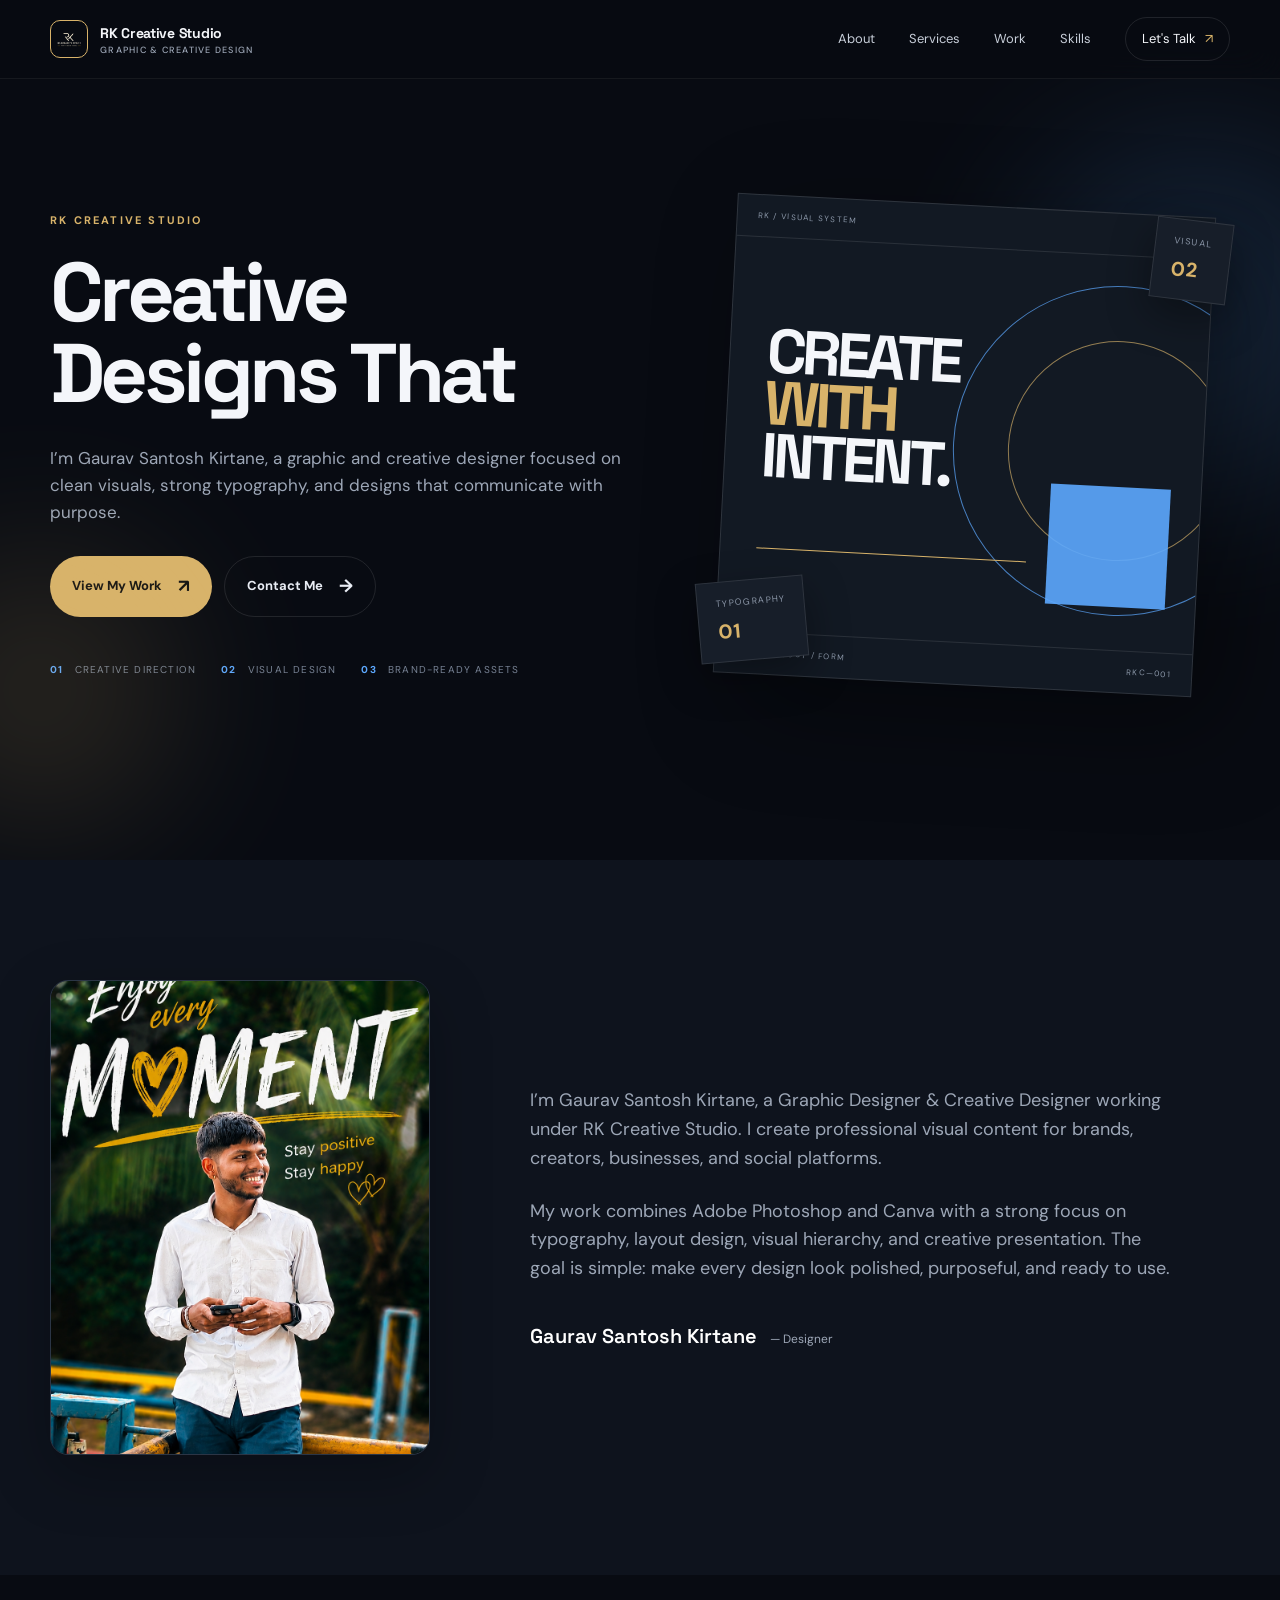
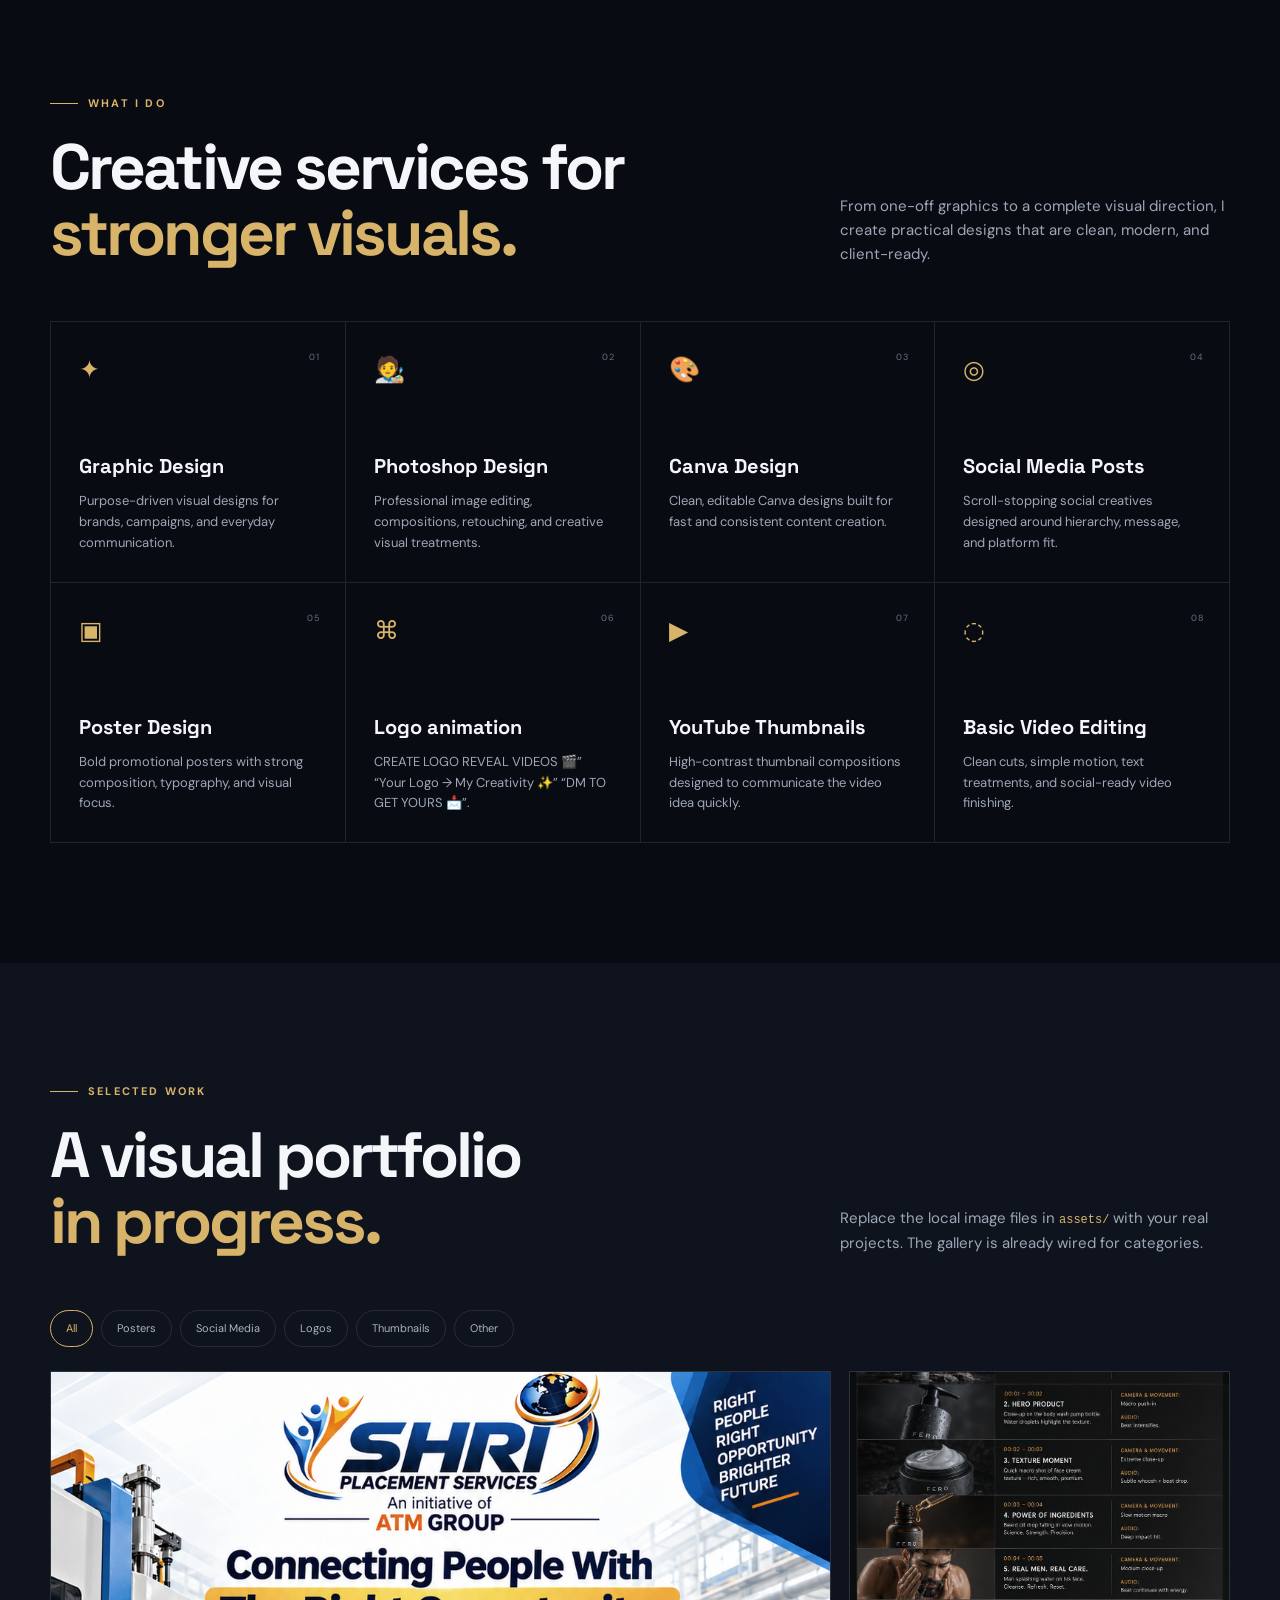
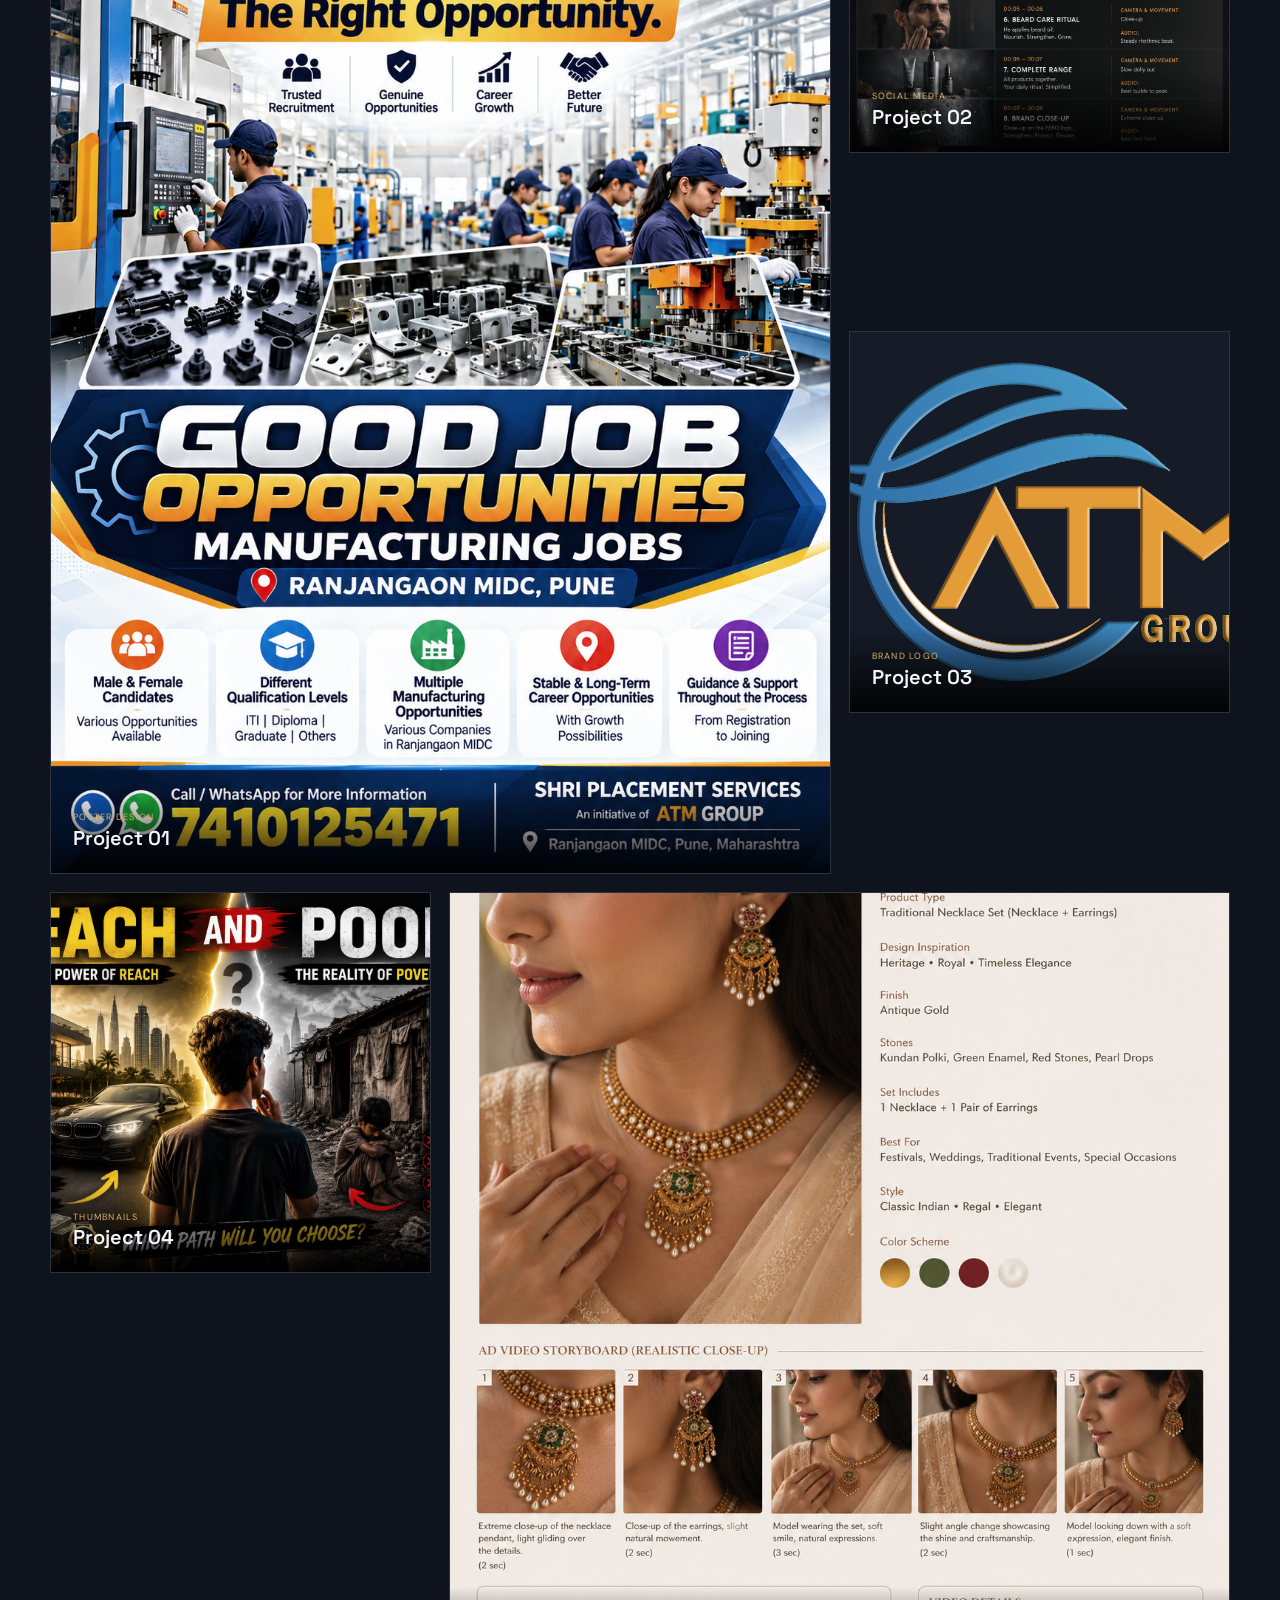
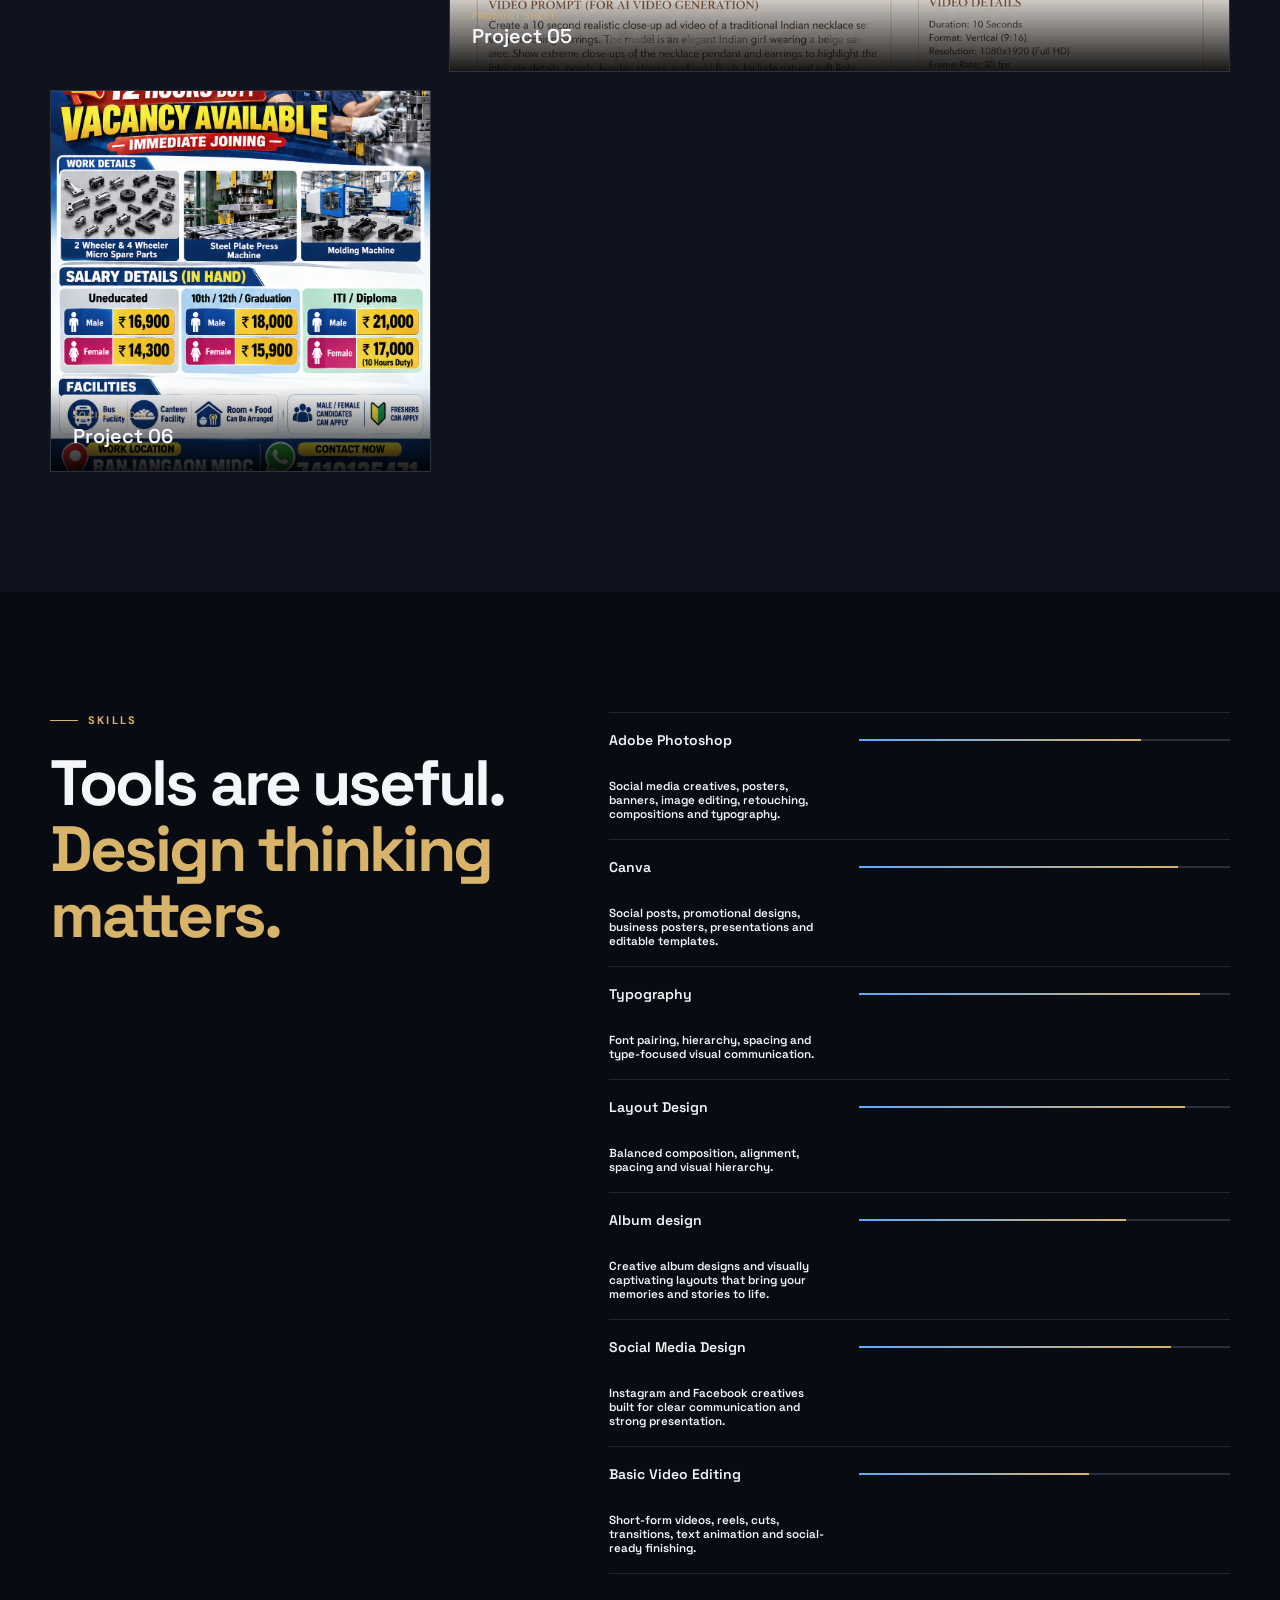
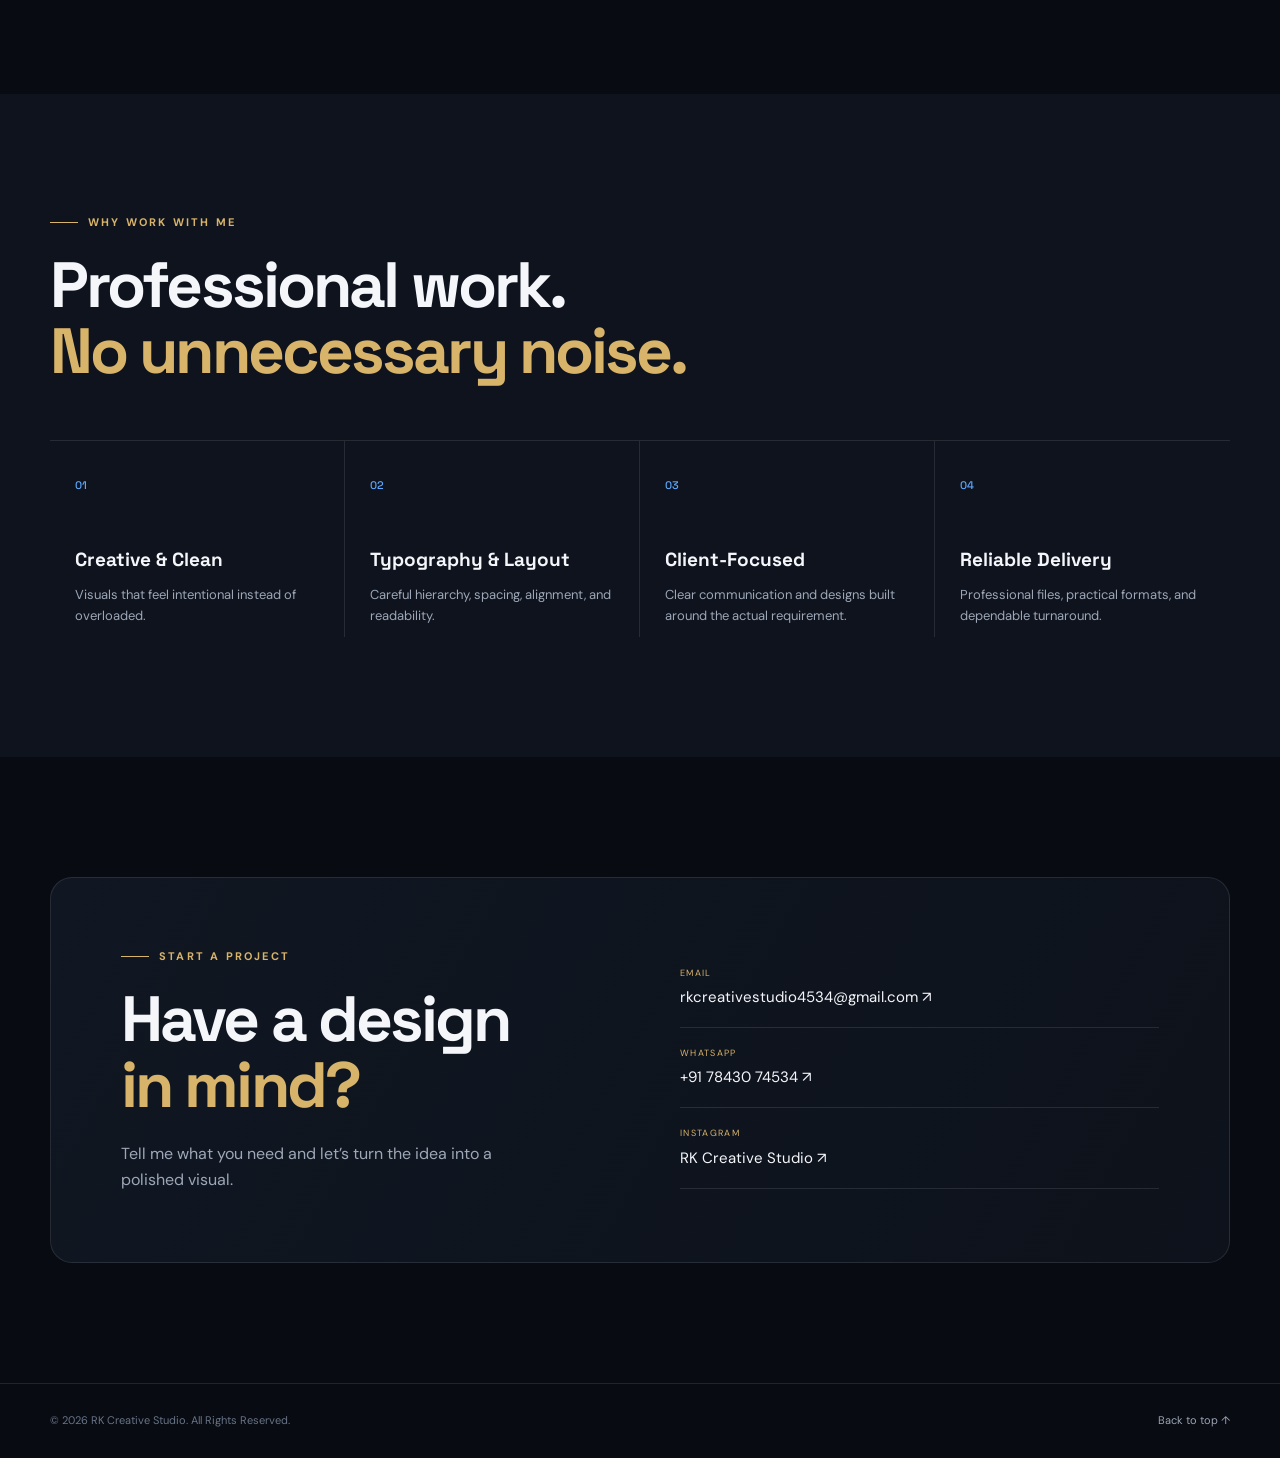
<file: index.html>
<!doctype html>
<html lang="en">
<head>
  <meta charset="utf-8">
  <meta name="viewport" content="width=device-width, initial-scale=1">
  <meta name="description" content="RK Creative Studio — premium graphic design, Photoshop, Canva, social media, poster, logo and thumbnail design by Gaurav Santosh Kirtane.">
  <meta name="theme-color" content="#080b12">
  <title>RK Creative Studio | Gaurav Santosh Kirtane</title>
  <link rel="stylesheet" href="style.css">
</head>
<body>
<a class="skip-link" href="#main">Skip to content</a>
<header class="site-header" id="top"><nav class="navbar container" aria-label="Primary navigation">
<a class="brand" href="#top" aria-label="RK Creative Studio home"><span class="brand-mark">RK</span><span class="brand-copy"><strong>RK Creative Studio</strong><small>Graphic &amp; Creative Design</small></span></a>
<button class="menu-toggle" type="button" aria-expanded="false" aria-controls="nav-links" aria-label="Open navigation"><span></span><span></span><span></span></button>
<div class="nav-links" id="nav-links"><a href="#about">About</a><a href="#services">Services</a><a href="#portfolio">Work</a><a href="#skills">Skills</a><a href="#contact" class="nav-cta">Let's Talk <span>↗</span></a></div>
</nav></header>
<main id="main">
<section class="hero section"><div class="hero-orb orb-one"></div><div class="hero-orb orb-two"></div><div class="container hero-grid">
<div class="hero-copy reveal"><p class="eyebrow"><span></span> RK Creative Studio</p><h1>Creative Designs That <em>Make Your Brand</em> Stand Out.</h1><p class="hero-text">I’m Gaurav Santosh Kirtane, a graphic and creative designer focused on clean visuals, strong typography, and designs that communicate with purpose.</p><div class="hero-actions"><a class="btn btn-primary" href="#portfolio">View My Work <span>↗</span></a><a class="btn btn-ghost" href="#contact">Contact Me <span>→</span></a></div><div class="hero-meta"><span><b>01</b> Creative direction</span><span><b>02</b> Visual design</span><span><b>03</b> Brand-ready assets</span></div></div>
<div class="hero-art reveal" aria-label="Abstract graphic design visual"><div class="design-board"><div class="board-top"><span>RK / VISUAL SYSTEM</span><span>2026</span></div><div class="board-main"><div class="ring ring-one"></div><div class="ring ring-two"></div><div class="blue-block"></div><div class="gold-line"></div><div class="board-type">CREATE<br><span>WITH</span><br>INTENT.</div></div><div class="board-bottom"><span>TYPE / LAYOUT / FORM</span><span>RKC—001</span></div></div><div class="floating-card card-a">TYPOGRAPHY<br><strong>01</strong></div><div class="floating-card card-b">VISUAL<br><strong>02</strong></div></div>
</div></section>
<section class="about section section-dark" id="about"><div class="container two-col"><div class="section-intro reveal"><p class="eyebrow"><span></span> About Me</p><h2>Design with clarity.<br><em>Built for impact.</em></h2></div><div class="about-copy reveal"><p>I’m Gaurav Santosh Kirtane, a Graphic Designer &amp; Creative Designer working under RK Creative Studio. I create professional visual content for brands, creators, businesses, and social platforms.</p><p>My work combines Adobe Photoshop and Canva with a strong focus on typography, layout design, visual hierarchy, and creative presentation. The goal is simple: make every design look polished, purposeful, and ready to use.</p><div class="signature">Gaurav Santosh Kirtane <span>— Designer</span></div></div></div></section>
<section class="services section" id="services"><div class="container"><div class="section-heading reveal"><div><p class="eyebrow"><span></span> What I Do</p><h2>Creative services for<br><em>stronger visuals.</em></h2></div><p>From one-off graphics to a complete visual direction, I create practical designs that are clean, modern, and client-ready.</p></div><div class="service-grid">
<article class="service-card reveal"><span class="service-icon">✦</span><span class="service-no">01</span><h3>Graphic Design</h3><p>Purpose-driven visual designs for brands, campaigns, and everyday communication.</p></article>
<article class="service-card reveal"><span class="service-icon">◩</span><span class="service-no">02</span><h3>Photoshop Design</h3><p>Professional image editing, compositions, retouching, and creative visual treatments.</p></article>
<article class="service-card reveal"><span class="service-icon">C</span><span class="service-no">03</span><h3>Canva Design</h3><p>Clean, editable Canva designs built for fast and consistent content creation.</p></article>
<article class="service-card reveal"><span class="service-icon">◎</span><span class="service-no">04</span><h3>Social Media Posts</h3><p>Scroll-stopping social creatives designed around hierarchy, message, and platform fit.</p></article>
<article class="service-card reveal"><span class="service-icon">▣</span><span class="service-no">05</span><h3>Poster Design</h3><p>Bold promotional posters with strong composition, typography, and visual focus.</p></article>
<article class="service-card reveal"><span class="service-icon">⌘</span><span class="service-no">06</span><h3>Logo Design</h3><p>Simple, memorable logo concepts with attention to balance, identity, and usability.</p></article>
<article class="service-card reveal"><span class="service-icon">▶</span><span class="service-no">07</span><h3>YouTube Thumbnails</h3><p>High-contrast thumbnail compositions designed to communicate the video idea quickly.</p></article>
<article class="service-card reveal"><span class="service-icon">◌</span><span class="service-no">08</span><h3>Basic Video Editing</h3><p>Clean cuts, simple motion, text treatments, and social-ready video finishing.</p></article>
</div></div></section>
<section class="portfolio section section-dark" id="portfolio"><div class="container"><div class="section-heading reveal"><div><p class="eyebrow"><span></span> Selected Work</p><h2>A visual portfolio<br><em>in progress.</em></h2></div><p>Replace the local image files in <code>assets/</code> with your real projects. The gallery is already wired for categories.</p></div><div class="filters" role="group" aria-label="Portfolio filters"><button class="filter active" data-filter="all">All</button><button class="filter" data-filter="posters">Posters</button><button class="filter" data-filter="social">Social Media</button><button class="filter" data-filter="logos">Logos</button><button class="filter" data-filter="thumbnails">Thumbnails</button><button class="filter" data-filter="other">Other</button></div><div class="portfolio-grid">
<article class="project project-large reveal" data-category="posters"><img src="assets/project-01.jpg" alt="Poster design project 01" loading="lazy"><div class="project-overlay"><span>Poster Design</span><strong>Project 01</strong></div></article>
<article class="project reveal" data-category="social"><img src="assets/project-02.jpg" alt="Social media design project 02" loading="lazy"><div class="project-overlay"><span>Social Media</span><strong>Project 02</strong></div></article>
<article class="project reveal" data-category="logos"><img src="assets/project-03.jpg" alt="Logo design project 03" loading="lazy"><div class="project-overlay"><span>Logo Design</span><strong>Project 03</strong></div></article>
<article class="project reveal" data-category="thumbnails"><img src="assets/project-04.jpg" alt="YouTube thumbnail project 04" loading="lazy"><div class="project-overlay"><span>Thumbnails</span><strong>Project 04</strong></div></article>
<article class="project project-wide reveal" data-category="other"><img src="assets/project-05.jpg" alt="Creative design project 05" loading="lazy"><div class="project-overlay"><span>Creative Design</span><strong>Project 05</strong></div></article>
<article class="project reveal" data-category="social"><img src="assets/project-06.jpg" alt="Social media design project 06" loading="lazy"><div class="project-overlay"><span>Social Media</span><strong>Project 06</strong></div></article>
</div></div></section>
<section class="skills section" id="skills"><div class="container two-col skills-layout"><div class="section-intro reveal"><p class="eyebrow"><span></span> Skills</p><h2>Tools are useful.<br><em>Design thinking matters.</em></h2></div><div class="skills-list reveal"><div class="skill"><span>Adobe Photoshop</span><i><b></b></i></div><div class="skill"><span>Canva</span><i><b></b></i></div><div class="skill"><span>Typography</span><i><b></b></i></div><div class="skill"><span>Layout Design</span><i><b></b></i></div><div class="skill"><span>Branding</span><i><b></b></i></div><div class="skill"><span>Social Media Design</span><i><b></b></i></div><div class="skill"><span>Basic Video Editing</span><i><b></b></i></div></div></div></section>
<section class="why section section-dark"><div class="container"><div class="section-heading reveal"><div><p class="eyebrow"><span></span> Why Work With Me</p><h2>Professional work.<br><em>No unnecessary noise.</em></h2></div></div><div class="why-grid"><div class="why-item reveal"><strong>01</strong><h3>Creative &amp; Clean</h3><p>Visuals that feel intentional instead of overloaded.</p></div><div class="why-item reveal"><strong>02</strong><h3>Typography &amp; Layout</h3><p>Careful hierarchy, spacing, alignment, and readability.</p></div><div class="why-item reveal"><strong>03</strong><h3>Client-Focused</h3><p>Clear communication and designs built around the actual requirement.</p></div><div class="why-item reveal"><strong>04</strong><h3>Reliable Delivery</h3><p>Professional files, practical formats, and dependable turnaround.</p></div></div></div></section>
<section class="contact section" id="contact"><div class="container contact-box reveal"><div><p class="eyebrow"><span></span> Start a Project</p><h2>Have a design<br><em>in mind?</em></h2><p>Tell me what you need and let’s turn the idea into a polished visual.</p></div><div class="contact-actions"><a class="contact-link" href="mailto:rkcreativestudio4534@gmail.com"><small>Email</small><span>rkcreativestudio4534@gmail.com ↗</span></a><a class="contact-link" href="https://wa.me/917843074534" target="_blank" rel="noopener"><small>WhatsApp</small><span>+91 78430 74534 ↗</span></a><a class="contact-link" href="https://www.instagram.com/rkcreativestudio369/" target="_blank" rel="noopener"><small>Instagram</small><span>RK Creative Studio ↗</span></a></div></div></section>
</main><footer class="footer"><div class="container footer-inner"><span>© 2026 RK Creative Studio. All Rights Reserved.</span><a href="#top">Back to top ↑</a></div></footer><script src="script.js"></script>
</body></html>
</file>
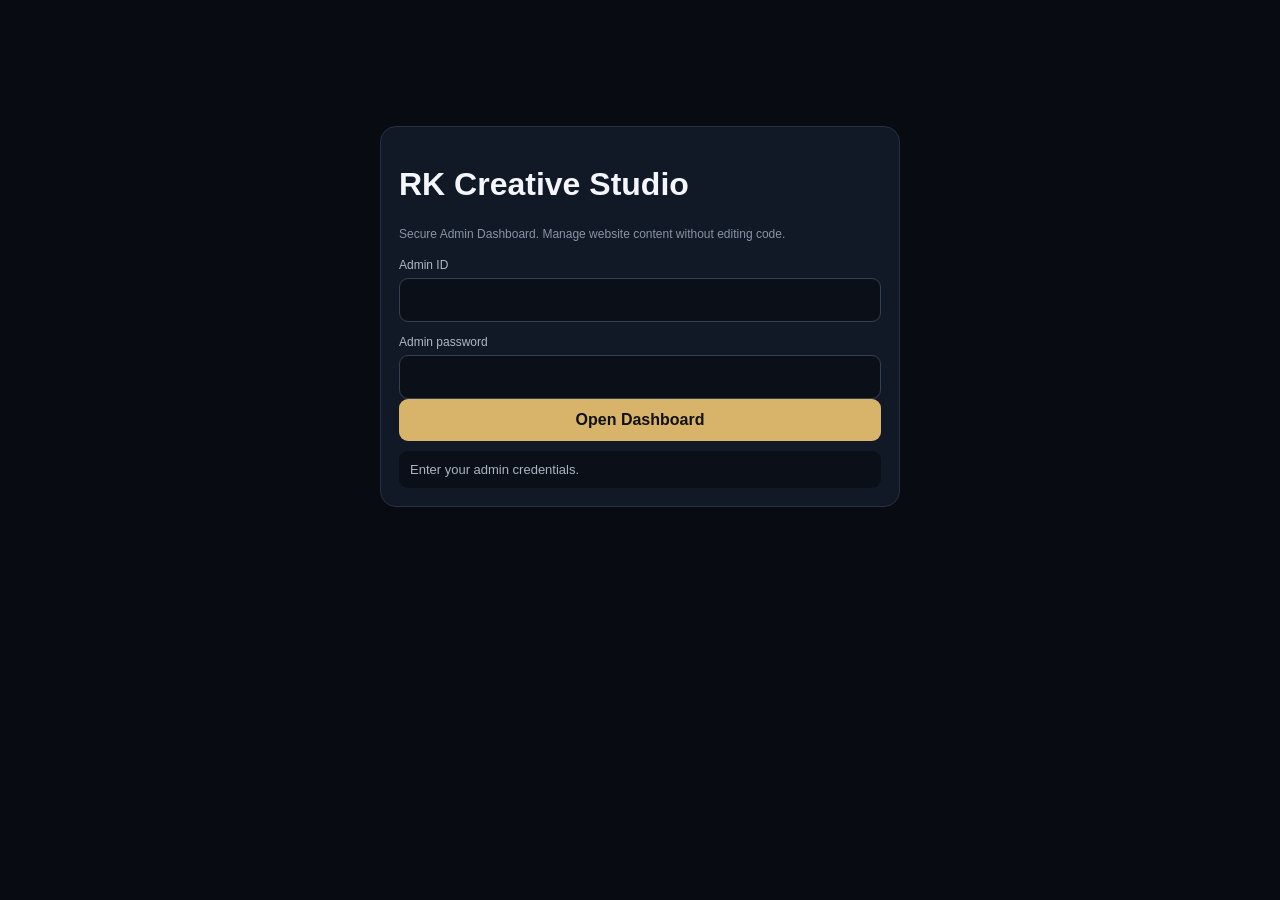
<file: admin/index.html>
<!doctype html><html lang="en"><head><meta charset="utf-8"><meta name="viewport" content="width=device-width,initial-scale=1"><title>RK Creative Studio — Admin Dashboard</title><style>*{box-sizing:border-box}body{margin:0;background:#080b12;color:#f4f6fa;font-family:Arial,sans-serif;padding:18px}.wrap{max-width:900px;margin:auto}.top{display:flex;justify-content:space-between;align-items:center;gap:12px;margin-bottom:18px}.top h1{margin:0;font-size:25px}.top p{margin:5px 0 0;color:#9da8b8}.badge{padding:8px 11px;border:1px solid #2c3748;border-radius:999px;color:#b9c3d2;font-size:12px}.card{background:#111826;border:1px solid #263142;border-radius:16px;padding:18px;margin:14px 0}.card h2{font-size:18px;margin:0 0 5px}.hint{color:#8994a5;font-size:12px;line-height:1.5;margin:0 0 15px}label{display:block;color:#aeb8c6;font-size:12px;margin:13px 0 6px}input,textarea,select,button{font:inherit;width:100%;border-radius:9px;border:1px solid #344054;background:#0b1018;color:#fff;padding:12px}textarea{min-height:90px;resize:vertical}.grid{display:grid;grid-template-columns:1fr 1fr;gap:12px}.item{border:1px solid #273244;border-radius:12px;padding:13px;margin:10px 0;background:#0d131e}.item-head{display:flex;justify-content:space-between;align-items:center;gap:8px}.item-head strong{font-size:13px}.small-btn{width:auto;padding:8px 10px;font-size:12px;background:#151d2a}.danger{border-color:#63333b;color:#ffb8bf}.primary{background:#d8b36a;color:#111;font-weight:700;border:0}.savebar{position:sticky;bottom:10px;background:#0b1018eF;border:1px solid #2a3547;border-radius:14px;padding:10px;backdrop-filter:blur(8px)}.status{padding:11px;border-radius:9px;background:#0b1018;color:#aab3c0;margin-top:10px;font-size:13px}.ok{color:#91e0ad}.err{color:#ff9da8}.login{max-width:520px;margin:12vh auto}.hidden{display:none}.preview{max-width:220px;max-height:220px;object-fit:cover;border-radius:12px;border:1px solid #344054;margin:8px 0}.file-row{display:grid;grid-template-columns:1fr auto;gap:8px}.file-row input{min-width:0}@media(max-width:650px){body{padding:10px}.grid{grid-template-columns:1fr}.file-row{grid-template-columns:1fr}.top{align-items:flex-start}.top h1{font-size:21px}}</style></head><body><div class="wrap"><div id="login" class="login card"><h1>RK Creative Studio</h1><p class="hint">Secure Admin Dashboard. Manage website content without editing code.</p><label>Admin ID</label><input id="username" autocomplete="username"><label>Admin password</label><input id="password" type="password" autocomplete="current-password"><button class="primary" id="loginBtn">Open Dashboard</button><div class="status" id="loginStatus">Enter your admin credentials.</div></div><div id="dashboard" class="hidden"><div class="top"><div><h1>RK Creative Studio — Admin</h1><p>Edit, add, replace or remove your portfolio content.</p></div><span class="badge">Connected to GitHub</span></div>
<div class="card"><h2>Brand & Hero</h2><p class="hint">Change your brand name, tagline, logo and hero section.</p><div class="grid"><div><label>Brand name</label><input data-path="brand.name"></div><div><label>Tagline</label><input data-path="brand.tagline"></div></div><label>Logo</label><div class="file-row"><input type="file" id="logoFile" accept="image/png,image/jpeg,image/webp"><button class="small-btn" id="logoBtn">Replace Logo</button></div><img id="logoPreview" class="preview hidden"><div class="grid"><div><label>Hero small text</label><input data-path="hero.eyebrow"></div><div><label>Hero title</label><input data-path="hero.title"></div></div><label>Hero emphasized title</label><input data-path="hero.emphasis"><label>Hero description</label><textarea data-path="hero.text"></textarea></div>
<div class="card"><h2>About Me</h2><p class="hint">Edit your About text and manage your personal photo. Replace it anytime or delete it from the website.</p><div class="grid"><div><label>Section label</label><input data-path="about.eyebrow"></div><div><label>Heading</label><input data-path="about.heading"></div></div><label>Heading emphasis</label><input data-path="about.emphasis"><label>Paragraph 1</label><textarea data-path="about.paragraphs.0"></textarea><label>Paragraph 2</label><textarea data-path="about.paragraphs.1"></textarea><div class="grid"><div><label>Signature</label><input data-path="about.signature"></div><div><label>Role</label><input data-path="about.role"></div></div><label>About photo</label><img id="aboutPreview" class="preview hidden"><div class="file-row"><input type="file" id="aboutFile" accept="image/png,image/jpeg,image/webp"><button class="small-btn" id="aboutReplace">Replace Photo</button></div><button class="small-btn danger" id="aboutDelete" style="margin-top:8px">Delete About Photo</button></div>
<div class="card"><h2>Services</h2><p class="hint">Add new services, edit existing ones, or remove them.</p><div id="services"></div><button class="small-btn" id="addService">+ Add Service</button></div><div class="card"><h2>Skills</h2><p class="hint">Add as many skills as you want. Include what you actually do with each skill.</p><div id="skills"></div><button class="small-btn" id="addSkill">+ Add Skill</button></div><div class="card"><h2>Why Work With Me</h2><div id="why"></div><button class="small-btn" id="addWhy">+ Add Point</button></div><div class="card"><h2>Portfolio Projects</h2><p class="hint">Replace project images and edit titles/categories.</p><div id="projects"></div></div><div class="card"><h2>Contact</h2><div class="grid"><div><label>Email</label><input data-path="contact.email"></div><div><label>WhatsApp</label><input data-path="contact.whatsapp"></div></div><label>Instagram name</label><input data-path="contact.instagram"><label>Instagram URL</label><input data-path="contact.instagramUrl"><label>Footer text</label><input data-path="footer"></div><div class="savebar"><button class="primary" id="saveBtn">Save All Text & Changes</button><div class="status" id="status">Ready.</div></div></div></div>
<script>let data=null,creds=null;const $=s=>document.querySelector(s),$$=s=>[...document.querySelectorAll(s)];const get=(o,p)=>p.split('.').reduce((x,k)=>x?.[k],o);const set=(o,p,v)=>{const a=p.split('.');let x=o;for(let i=0;i<a.length-1;i++){if(x[a[i]]==null)x[a[i]]=Number.isInteger(+a[i+1])?[]:{};x=x[a[i]]}x[a[a.length-1]]=v};const esc=v=>String(v??'').replaceAll('&','&amp;').replaceAll('<','&lt;').replaceAll('>','&gt;').replaceAll('"','&quot;');function fields(){$$('[data-path]').forEach(e=>e.value=get(data,e.dataset.path)??'');showAbout()}function showAbout(){const p=data?.about?.photo;if(p){$('#aboutPreview').src='/assets/'+p+'?v='+Date.now();$('#aboutPreview').classList.remove('hidden')}else $('#aboutPreview').classList.add('hidden')}function serviceHTML(s,i){return `<div class="item"><div class="item-head"><strong>Service ${i+1}</strong><button class="small-btn danger" onclick="removeItem('services',${i})">Remove</button></div><div class="grid"><div><label>Title</label><input data-arr="services.${i}.title" value="${esc(s.title)}"></div><div><label>Icon</label><input data-arr="services.${i}.icon" value="${esc(s.icon)}"></div></div><label>Description</label><textarea data-arr="services.${i}.description">${esc(s.description)}</textarea></div>`}function skillHTML(s,i){return `<div class="item"><div class="item-head"><strong>Skill ${i+1}</strong><button class="small-btn danger" onclick="removeItem('skills',${i})">Remove</button></div><label>Skill name</label><input data-arr="skills.${i}.name" value="${esc(s.name)}"><label>What I do with this skill</label><textarea data-arr="skills.${i}.description">${esc(s.description)}</textarea></div>`}function whyHTML(s,i){return `<div class="item"><div class="item-head"><strong>Point ${i+1}</strong><button class="small-btn danger" onclick="removeItem('why',${i})">Remove</button></div><label>Title</label><input data-arr="why.${i}.title" value="${esc(s.title)}"><label>Description</label><textarea data-arr="why.${i}.description">${esc(s.description)}</textarea></div>`}function projectHTML(p,i){return `<div class="item"><div class="item-head"><strong>${esc(p.slot)} — Project ${i+1}</strong></div><div class="grid"><div><label>Project title</label><input data-arr="portfolio.${i}.title" value="${esc(p.title)}"></div><div><label>Category</label><select data-arr="portfolio.${i}.category"><option value="posters" ${p.category==='posters'?'selected':''}>Posters</option><option value="social" ${p.category==='social'?'selected':''}>Social Media</option><option value="logos" ${p.category==='logos'?'selected':''}>Logos</option><option value="thumbnails" ${p.category==='thumbnails'?'selected':''}>Thumbnails</option><option value="other" ${p.category==='other'?'selected':''}>Other</option></select></div></div><label>Overlay label</label><input data-arr="portfolio.${i}.label" value="${esc(p.label)}"><label>Image</label><div class="file-row"><input type="file" id="file-${i}" accept="image/png,image/jpeg,image/webp"><button class="small-btn" onclick="uploadProject(${i})">Replace Image</button></div></div>`}function renderLists(){$('#services').innerHTML=data.services.map(serviceHTML).join('');$('#skills').innerHTML=data.skills.map(skillHTML).join('');$('#why').innerHTML=data.why.map(whyHTML).join('');$('#projects').innerHTML=data.portfolio.map(projectHTML).join('')}function collect(){$$('[data-path]').forEach(e=>set(data,e.dataset.path,e.value));$$('[data-arr]').forEach(e=>set(data,e.dataset.arr,e.value))}window.removeItem=(k,i)=>{collect();data[k].splice(i,1);renderLists()};$('#addService').onclick=()=>{collect();data.services.push({title:'New Service',description:'Describe what you do.',icon:'✦'});renderLists()};$('#addSkill').onclick=()=>{collect();data.skills.push({name:'New Skill',description:'What you do with this skill.'});renderLists()};$('#addWhy').onclick=()=>{collect();data.why.push({title:'New Point',description:'Add a short explanation.'});renderLists()};async function api(url,opt={}){const r=await fetch(url,opt),t=await r.text();let j={};try{j=JSON.parse(t)}catch{}if(!r.ok)throw Error(t||'Request failed');return j}async function save(){collect();await api('/.netlify/functions/admin-content',{method:'POST',headers:{'Content-Type':'application/json'},body:JSON.stringify({username:creds.username,password:creds.password,content:data})})}$('#loginBtn').onclick=async()=>{const u=$('#username').value.trim(),p=$('#password').value;if(!u||!p){$('#loginStatus').textContent='Enter both fields.';return}try{const r=await api('/.netlify/functions/admin-content');data=r.content;creds={username:u,password:p};fields();renderLists();$('#login').classList.add('hidden');$('#dashboard').classList.remove('hidden');$('#status').textContent='Loaded current website content.'}catch(e){$('#loginStatus').textContent='Could not load dashboard: '+e.message;$('#loginStatus').className='status err'}};$('#saveBtn').onclick=async()=>{try{$('#status').textContent='Saving…';await save();$('#status').textContent='Saved successfully. Netlify will deploy the changes shortly.';$('#status').className='status ok'}catch(e){$('#status').textContent='Save failed: '+e.message;$('#status').className='status err'}};async function upload(file,slot,action='upload'){if(action==='delete')return api('/.netlify/functions/upload-image',{method:'POST',headers:{'Content-Type':'application/json'},body:JSON.stringify({username:creds.username,password:creds.password,slot,action})});if(!file)throw Error('Choose an image first.');if(file.size>8*1024*1024)throw Error('Keep image under 8 MB.');const reader=new FileReader();return new Promise((res,rej)=>{reader.onload=async()=>{try{res(await api('/.netlify/functions/upload-image',{method:'POST',headers:{'Content-Type':'application/json'},body:JSON.stringify({username:creds.username,password:creds.password,slot,image:reader.result})}))}catch(e){rej(e)}};reader.onerror=rej;reader.readAsDataURL(file)})}$('#logoBtn').onclick=async()=>{try{const f=$('#logoFile').files[0];await upload(f,'logo.png');data.brand.logo='logo.png';await save();$('#logoPreview').src='/assets/logo.png?'+Date.now();$('#logoPreview').classList.remove('hidden');$('#status').textContent='Logo replaced and saved.';$('#status').className='status ok'}catch(e){$('#status').textContent='Logo upload failed: '+e.message;$('#status').className='status err'}};$('#aboutReplace').onclick=async()=>{try{const f=$('#aboutFile').files[0];const ext=(f.name.split('.').pop()||'png').toLowerCase();const slot='about-photo.'+(['jpg','jpeg','png','webp'].includes(ext)?ext:'png');await upload(f,slot);data.about.photo=slot;await save();showAbout();$('#status').textContent='About photo replaced and saved.';$('#status').className='status ok'}catch(e){$('#status').textContent='About photo upload failed: '+e.message;$('#status').className='status err'}};$('#aboutDelete').onclick=async()=>{try{if(!data.about.photo){$('#status').textContent='No About photo to delete.';return}const old=data.about.photo;await upload(null,old,'delete');data.about.photo='';await save();showAbout();$('#status').textContent='About photo deleted.';$('#status').className='status ok'}catch(e){$('#status').textContent='Delete failed: '+e.message;$('#status').className='status err'}};window.uploadProject=async i=>{try{const f=$('#file-'+i).files[0];await upload(f,data.portfolio[i].slot);$('#status').textContent='Project image replaced. Netlify will deploy shortly.';$('#status').className='status ok'}catch(e){$('#status').textContent='Image upload failed: '+e.message;$('#status').className='status err'}};</script></body></html>
</file>
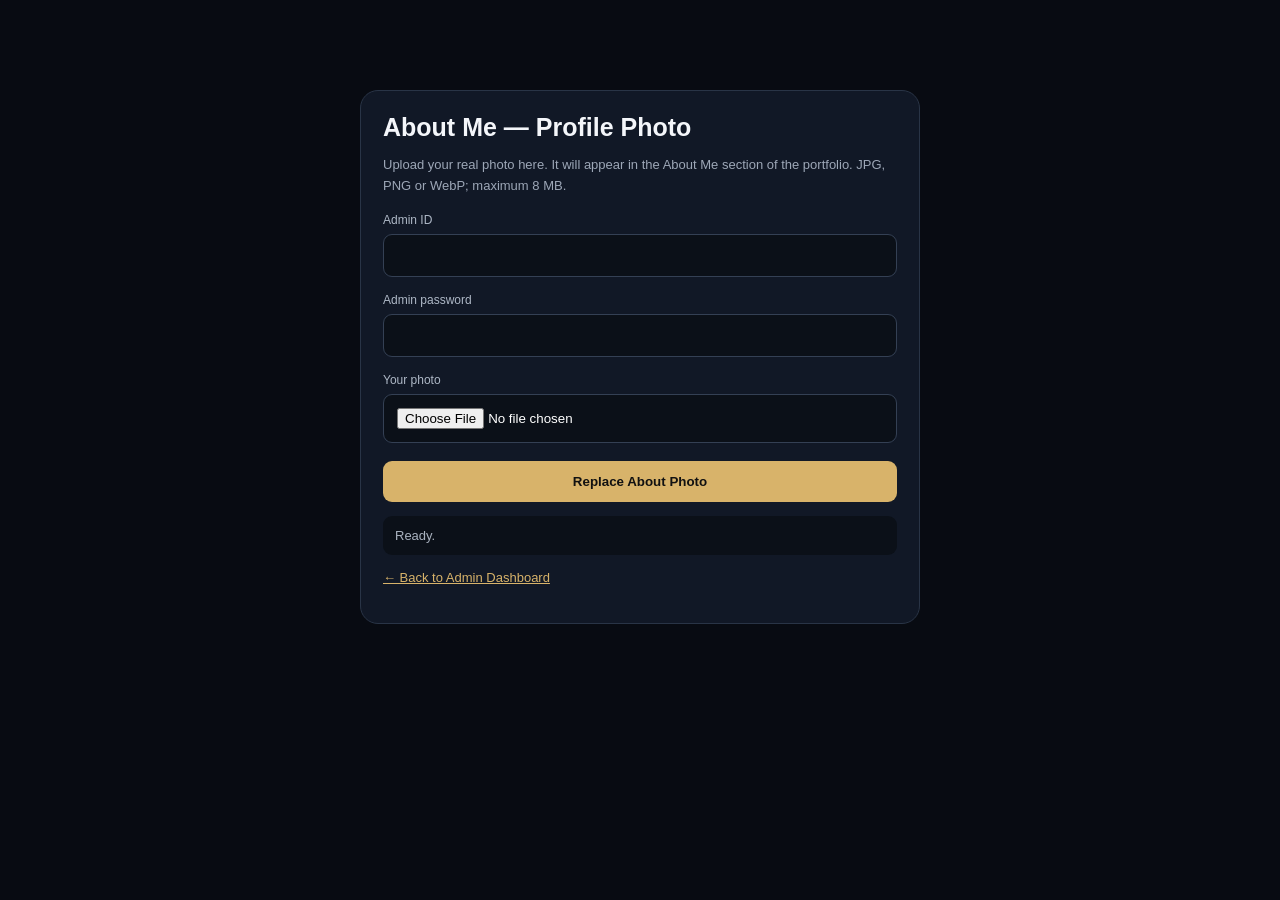
<file: admin/about-photo.html>
<!doctype html><html lang="en"><head><meta charset="utf-8"><meta name="viewport" content="width=device-width,initial-scale=1"><title>RK Creative Studio — About Photo</title><style>*{box-sizing:border-box}body{margin:0;background:#080b12;color:#f4f6fa;font-family:Arial,sans-serif;padding:18px}.card{max-width:560px;margin:8vh auto;background:#111826;border:1px solid #293446;border-radius:18px;padding:22px}h1{margin:0 0 8px;font-size:25px}.hint{color:#9da7b7;line-height:1.6;font-size:13px}label{display:block;color:#aeb8c6;font-size:12px;margin:16px 0 7px}input,button{width:100%;padding:13px;border-radius:9px;border:1px solid #344054;background:#0b1018;color:#fff}button{margin-top:18px;background:#d8b36a;color:#111;font-weight:700;border:0;cursor:pointer}.status{margin-top:14px;padding:12px;border-radius:9px;background:#0b1018;color:#aab3c0;font-size:13px}.preview{width:100%;max-height:430px;object-fit:cover;border-radius:12px;margin-top:18px;display:none}.ok{color:#91e0ad}.err{color:#ff9da8}</style></head><body><div class="card"><h1>About Me — Profile Photo</h1><p class="hint">Upload your real photo here. It will appear in the About Me section of the portfolio. JPG, PNG or WebP; maximum 8 MB.</p><label>Admin ID</label><input id="u" autocomplete="username"><label>Admin password</label><input id="p" type="password" autocomplete="current-password"><label>Your photo</label><input id="f" type="file" accept="image/png,image/jpeg,image/webp"><button id="b">Replace About Photo</button><div id="s" class="status">Ready.</div><img id="preview" class="preview" alt="About photo preview"><p class="hint"><a href="/admin/" style="color:#d8b36a">← Back to Admin Dashboard</a></p></div><script>const $=x=>document.querySelector(x);async function api(o){const r=await fetch('/.netlify/functions/upload-image',{method:'POST',headers:{'Content-Type':'application/json'},body:JSON.stringify(o)});if(!r.ok)throw Error(await r.text()||'Upload failed');return r.json()}$('#b').onclick=()=>{const f=$('#f').files[0],u=$('#u').value.trim(),p=$('#p').value;if(!u||!p||!f){$('#s').textContent='Fill all fields and choose a photo.';$('#s').className='status err';return}if(f.size>8*1024*1024){$('#s').textContent='Photo must be under 8 MB.';$('#s').className='status err';return}const r=new FileReader();r.onload=async()=>{try{await api({username:u,password:p,slot:'about.jpg',image:r.result});$('#preview').src='/assets/about.jpg?v='+Date.now();$('#preview').style.display='block';$('#s').textContent='About photo replaced successfully. Netlify will deploy the change shortly.';$('#s').className='status ok'}catch(e){$('#s').textContent='Upload failed: '+e.message;$('#s').className='status err'}};r.readAsDataURL(f)};</script></body></html>
</file>
<file: style.css>
@import url('https://fonts.googleapis.com/css2?family=DM+Sans:wght@400;500;600;700&family=Space+Grotesk:wght@400;500;600;700&display=swap');
:root{--bg:#080b12;--surface:#0e131d;--surface-2:#111826;--text:#f4f6fa;--muted:#9da7b7;--line:rgba(255,255,255,.1);--gold:#d8b36a;--blue:#5da9ff;--max:1180px;--radius:22px}*{box-sizing:border-box;margin:0;padding:0}html{scroll-behavior:smooth}body{font-family:"DM Sans",sans-serif;background:var(--bg);color:var(--text);line-height:1.6;overflow-x:hidden}body.menu-open{overflow:hidden}a{color:inherit;text-decoration:none}button{font:inherit}img{display:block;width:100%;height:100%;object-fit:cover}.container{width:min(var(--max),calc(100% - 48px));margin:auto}.section{padding:120px 0;position:relative}.section-dark{background:var(--surface)}.eyebrow{font-size:11px;text-transform:uppercase;letter-spacing:.2em;color:var(--gold);font-weight:700;display:flex;align-items:center;gap:10px;margin-bottom:22px}.eyebrow span{width:28px;height:1px;background:var(--gold)}h1,h2,h3,.brand{font-family:"Space Grotesk",sans-serif}h1{font-size:clamp(52px,6.5vw,92px);line-height:.98;letter-spacing:-.055em;max-width:760px}h1 em,h2 em{font-style:normal;color:var(--gold)}h2{font-size:clamp(42px,5vw,68px);line-height:1.03;letter-spacing:-.045em}p{color:var(--muted)}.site-header{position:fixed;top:0;left:0;width:100%;z-index:50;background:rgba(8,11,18,.76);backdrop-filter:blur(18px);border-bottom:1px solid rgba(255,255,255,.06)}.navbar{height:78px;display:flex;align-items:center;justify-content:space-between}.brand{display:flex;align-items:center;gap:12px}.brand-mark{display:grid;place-items:center;width:38px;height:38px;border:1px solid var(--gold);border-radius:10px;color:var(--gold);font-weight:700;font-size:13px}.brand-copy{display:flex;flex-direction:column;font-size:14px;letter-spacing:-.02em}.brand-copy small{font:500 9px "DM Sans";text-transform:uppercase;letter-spacing:.14em;color:var(--muted)}.nav-links{display:flex;align-items:center;gap:34px;font-size:13px;color:#c8cfda}.nav-links a{transition:.25s}.nav-links a:hover{color:var(--gold)}.nav-cta{border:1px solid var(--line);padding:11px 16px;border-radius:999px;color:var(--text)!important}.nav-cta span{color:var(--gold);margin-left:6px}.menu-toggle{display:none;background:none;border:0;color:white;width:42px}.menu-toggle span{display:block;height:2px;background:#fff;margin:6px 0}.hero{min-height:860px;display:grid;align-items:center;padding-top:150px;overflow:hidden}.hero-grid{display:grid;grid-template-columns:1.05fr .95fr;align-items:center;gap:60px}.hero-text{font-size:17px;max-width:620px;margin:30px 0}.hero-actions{display:flex;gap:12px;flex-wrap:wrap}.btn{display:inline-flex;align-items:center;gap:16px;border-radius:999px;padding:15px 22px;font-weight:700;font-size:13px;transition:.25s}.btn span{font-size:18px}.btn-primary{background:var(--gold);color:#111}.btn-primary:hover{transform:translateY(-2px);box-shadow:0 10px 30px rgba(216,179,106,.18)}.btn-ghost{border:1px solid var(--line);color:#e9edf5}.btn-ghost:hover{border-color:var(--gold);color:var(--gold)}.hero-meta{display:flex;gap:25px;margin-top:45px;flex-wrap:wrap}.hero-meta span{font-size:10px;text-transform:uppercase;letter-spacing:.12em;color:#788395}.hero-meta b{color:var(--blue);margin-right:7px}.hero-art{height:560px;position:relative;display:grid;place-items:center}.design-board{width:min(480px,90%);height:480px;background:#121923;border:1px solid rgba(255,255,255,.12);box-shadow:30px 30px 100px rgba(0,0,0,.4);transform:rotate(3deg);position:relative;overflow:hidden}.board-top,.board-bottom{height:42px;padding:0 20px;display:flex;justify-content:space-between;align-items:center;font-size:8px;letter-spacing:.16em;color:#8c98a9;border-bottom:1px solid var(--line)}.board-bottom{position:absolute;bottom:0;width:100%;border-top:1px solid var(--line);border-bottom:0}.board-main{height:396px;position:relative;overflow:hidden}.board-type{position:absolute;left:36px;top:88px;font:700 62px/.84 "Space Grotesk";letter-spacing:-.07em;z-index:2}.board-type span{color:var(--gold)}.ring{position:absolute;border:1px solid rgba(93,169,255,.7);border-radius:50%}.ring-one{width:330px;height:330px;right:-80px;top:30px}.ring-two{width:220px;height:220px;right:-25px;top:85px;border-color:rgba(216,179,106,.65)}.blue-block{position:absolute;width:120px;height:120px;background:var(--blue);right:30px;bottom:45px;opacity:.9}.gold-line{position:absolute;width:270px;height:1px;background:var(--gold);left:36px;bottom:85px}.floating-card{position:absolute;background:#171e29;border:1px solid var(--line);padding:14px 18px;font-size:9px;letter-spacing:.16em;color:#8994a5;box-shadow:0 15px 40px rgba(0,0,0,.35)}.floating-card strong{display:block;color:var(--gold);font-size:20px;margin-top:5px}.card-a{left:0;bottom:65px;transform:rotate(-5deg)}.card-b{right:0;top:55px;transform:rotate(7deg)}.hero-orb{position:absolute;border-radius:50%;filter:blur(80px);opacity:.15;pointer-events:none}.orb-one{width:360px;height:360px;background:var(--blue);right:-100px;top:140px}.orb-two{width:280px;height:280px;background:var(--gold);left:-100px;bottom:30px}.two-col{display:grid;grid-template-columns:.85fr 1.15fr;gap:100px}.about-copy{max-width:650px}.about-copy p{font-size:18px;margin-bottom:24px}.signature{margin-top:40px;color:#fff;font:600 20px "Space Grotesk"}.signature span{color:var(--muted);font:400 12px "DM Sans";margin-left:8px}.section-heading{display:flex;justify-content:space-between;align-items:end;gap:50px;margin-bottom:55px}.section-heading>p{max-width:390px;font-size:15px}.section-heading code{color:var(--gold);font-size:12px}.service-grid{display:grid;grid-template-columns:repeat(4,1fr);border-top:1px solid var(--line);border-left:1px solid var(--line)}.service-card{min-height:260px;padding:28px;border-right:1px solid var(--line);border-bottom:1px solid var(--line);position:relative;transition:.3s;background:transparent}.service-card:hover{background:var(--surface-2);transform:translateY(-4px)}.service-icon{font-size:25px;color:var(--gold);display:block;margin-bottom:60px}.service-no{position:absolute;right:25px;top:28px;font-size:9px;color:#667185;letter-spacing:.1em}.service-card h3{font-size:20px;margin-bottom:9px}.service-card p{font-size:13px}.filters{display:flex;gap:8px;flex-wrap:wrap;margin-bottom:24px}.filter{background:none;border:1px solid var(--line);color:#aab3c0;border-radius:999px;padding:9px 15px;font-size:11px;cursor:pointer;transition:.2s}.filter:hover,.filter.active{border-color:var(--gold);color:var(--gold)}.portfolio-grid{display:grid;grid-template-columns:repeat(12,1fr);gap:18px}.project{grid-column:span 4;aspect-ratio:1/1;position:relative;overflow:hidden;background:#151c28;border:1px solid var(--line)}.project-large{grid-column:span 8;grid-row:span 2;aspect-ratio:auto}.project-wide{grid-column:span 8}.project img{transition:.5s;filter:saturate(.8)}.project:hover img{transform:scale(1.045);filter:saturate(1)}.project-overlay{position:absolute;inset:auto 0 0;padding:22px;background:linear-gradient(transparent,rgba(0,0,0,.9));display:flex;flex-direction:column}.project-overlay span{font-size:9px;color:var(--gold);text-transform:uppercase;letter-spacing:.14em}.project-overlay strong{font:600 20px "Space Grotesk"}.skills-list{border-top:1px solid var(--line)}.skill{display:grid;grid-template-columns:220px 1fr;gap:30px;align-items:center;padding:18px 0;border-bottom:1px solid var(--line);font:600 14px "Space Grotesk"}.skill i{height:2px;background:#28303d;display:block;position:relative}.skill b{position:absolute;left:0;top:0;width:76%;height:100%;background:linear-gradient(90deg,var(--blue),var(--gold));display:block}.skill:nth-child(2) b{width:86%}.skill:nth-child(3) b{width:92%}.skill:nth-child(4) b{width:88%}.skill:nth-child(5) b{width:72%}.skill:nth-child(6) b{width:84%}.skill:nth-child(7) b{width:62%}.why-grid{display:grid;grid-template-columns:repeat(4,1fr);border-top:1px solid var(--line)}.why-item{padding:30px 25px 10px;border-right:1px solid var(--line)}.why-item:last-child{border-right:0}.why-item strong{color:var(--blue);font:500 11px "Space Grotesk"}.why-item h3{margin:48px 0 10px;font-size:19px}.why-item p{font-size:13px}.contact-box{display:grid;grid-template-columns:1fr 1fr;gap:80px;background:linear-gradient(120deg,#101722,#0d121b);border:1px solid var(--line);padding:70px;border-radius:var(--radius)}.contact-box>div>p:not(.eyebrow){max-width:420px;margin-top:22px}.contact-actions{display:flex;flex-direction:column}.contact-link{padding:18px 0;border-bottom:1px solid var(--line);display:flex;flex-direction:column;gap:5px}.contact-link small{color:var(--gold);font-size:9px;text-transform:uppercase;letter-spacing:.15em}.contact-link span{font-size:15px}.contact-link:hover span{color:var(--blue)}.footer{border-top:1px solid var(--line);padding:28px 0;color:#687486;font-size:11px}.footer-inner{display:flex;justify-content:space-between}.footer a{color:#9aa4b4}.skip-link{position:fixed;left:10px;top:10px;z-index:100;padding:10px;background:var(--gold);color:#111;transform:translateY(-150%)}.skip-link:focus{transform:none}.reveal{opacity:0;transform:translateY(20px);transition:opacity .7s ease,transform .7s ease}.reveal.visible{opacity:1;transform:none}@media(max-width:950px){.hero-grid,.two-col,.contact-box{grid-template-columns:1fr}.hero{padding-top:130px}.hero-art{height:500px}.service-grid{grid-template-columns:repeat(2,1fr)}.why-grid{grid-template-columns:repeat(2,1fr)}.why-item:nth-child(2){border-right:0}.section-heading{align-items:start;flex-direction:column}.contact-box{padding:45px}.nav-links{gap:18px}}@media(max-width:700px){.container{width:min(var(--max),calc(100% - 32px))}.section{padding:85px 0}.navbar{height:68px}.menu-toggle{display:block}.nav-links{position:fixed;inset:68px 0 auto 0;background:rgba(8,11,18,.98);border-bottom:1px solid var(--line);padding:25px 20px;display:none;flex-direction:column;align-items:flex-start;gap:20px}.nav-links.open{display:flex}.hero{min-height:auto;padding-top:120px}.hero-grid{gap:40px}.hero-art{height:400px}.design-board{height:360px}.board-main{height:276px}.board-type{font-size:44px;top:60px}.ring-one{width:260px;height:260px}.floating-card{display:none}.service-grid{grid-template-columns:1fr}.portfolio-grid{grid-template-columns:1fr 1fr}.project,.project-large,.project-wide{grid-column:span 1;grid-row:auto;aspect-ratio:1/1}.skill{grid-template-columns:1fr;gap:8px}.why-grid{grid-template-columns:1fr}.why-item{border-right:0!important}.contact-box{padding:32px 24px;gap:40px}.footer-inner{gap:20px;flex-direction:column}.hero-meta{gap:12px}}@media(prefers-reduced-motion:reduce){html{scroll-behavior:auto}.reveal{opacity:1;transform:none;transition:none}.project img,.btn{transition:none}}
</file>
